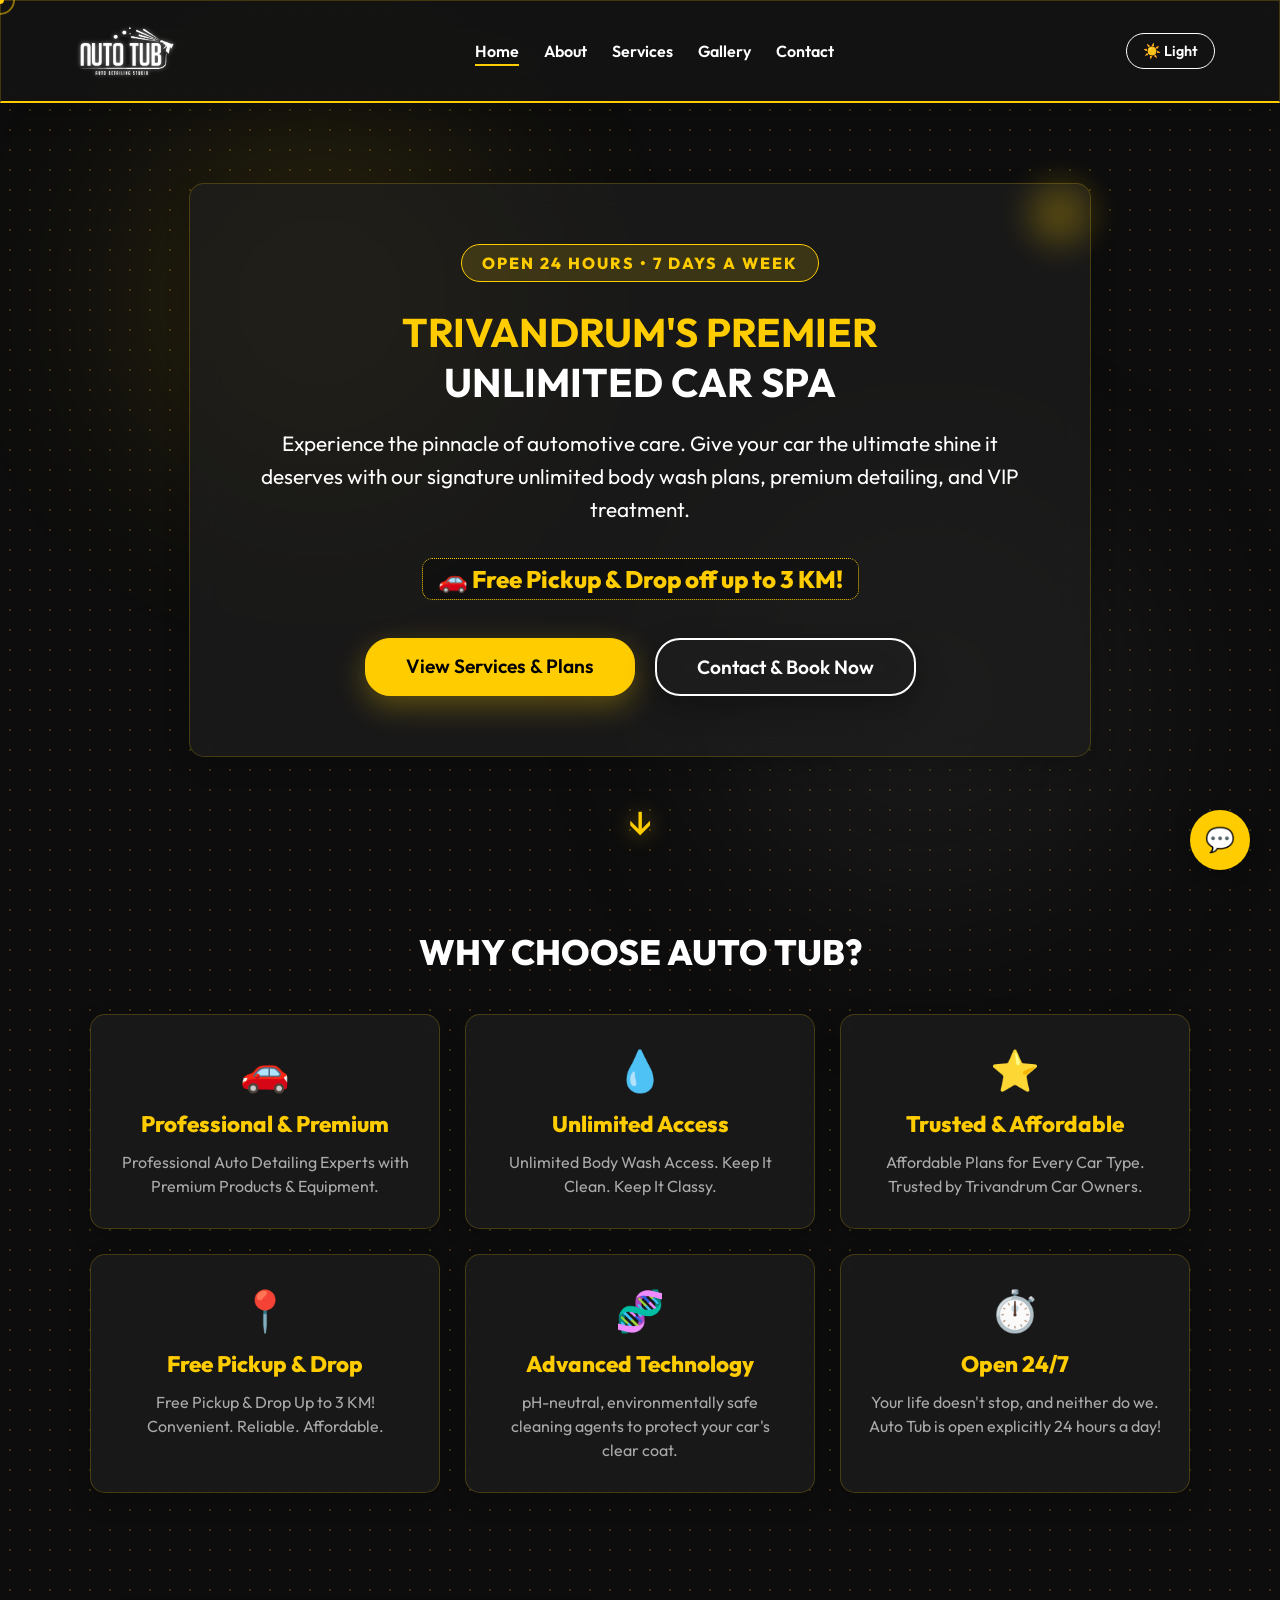
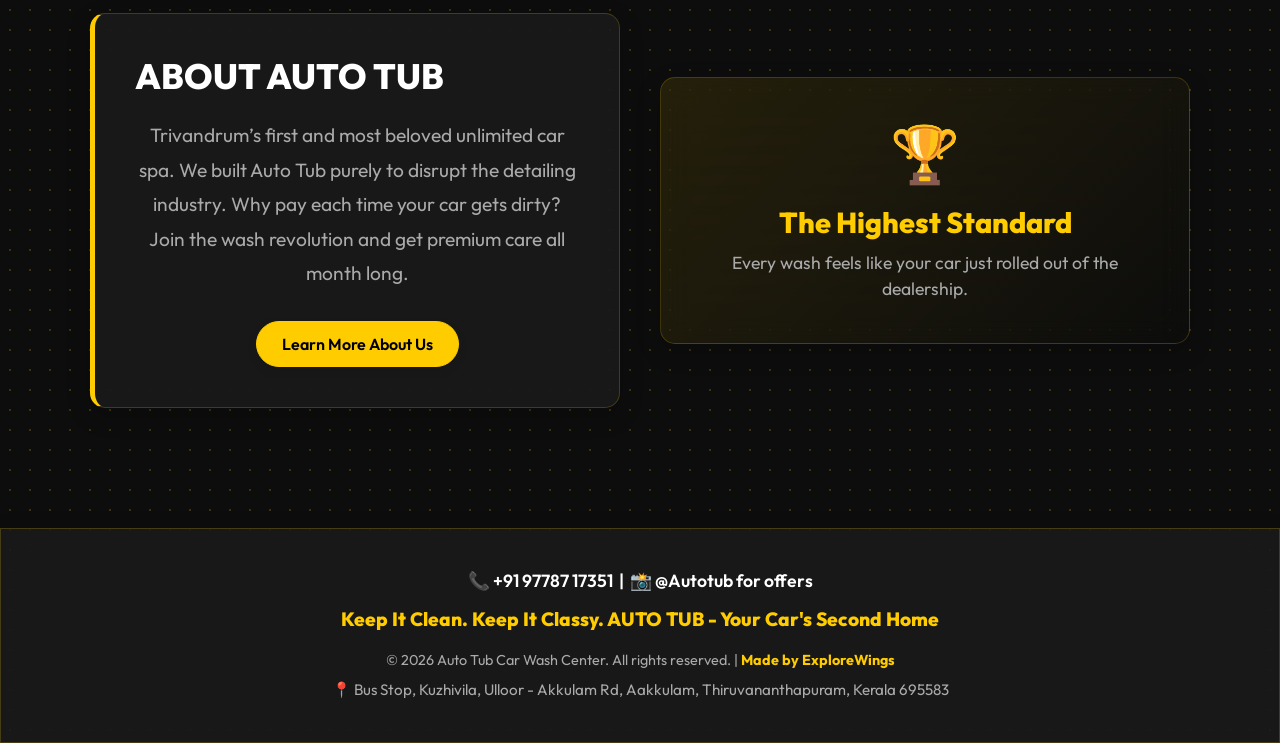
<file: index.html>
<!DOCTYPE html>
<html lang="en">

<head>
    <meta charset="UTF-8">
    <meta name="viewport" content="width=device-width, initial-scale=1.0">
    <title>Auto Tub | Home</title>
    <script>
        // Prevent theme flash completely by setting on exact parse
        const savedTheme = localStorage.getItem('theme') || 'dark';
        document.documentElement.setAttribute('data-theme', savedTheme);
    </script>
    <link rel="stylesheet" href="styles.css">
    <link href="https://fonts.googleapis.com/css2?family=Outfit:wght@400;600;800;900&display=swap" rel="stylesheet">
</head>

<body>
    <!-- Custom Cursor -->
    <div id="custom-cursor" class="custom-cursor"></div>
    <div id="custom-cursor-follower" class="custom-cursor-follower"></div>

    <!-- Page Loader -->
    <div class="page-loader" id="page-loader">
        <div class="wash-animation">
            <div class="loader-logo"><img src="logo.png" alt="Auto Tub" class="logo-img"></div>
            <div class="bubbles">
                <span class="bubble"></span>
                <span class="bubble"></span>
                <span class="bubble"></span>
                <span class="bubble"></span>
            </div>
        </div>
        <h2>Washing...</h2>
    </div>

    <!-- Background Blobs for Glass Theme -->
    <div class="blob blob-1"></div>
    <div class="blob blob-2"></div>

    <nav class="navbar glass">
        <div class="logo"><img src="logo.png" alt="Auto Tub" class="logo-img"></div>
        <div class="hamburger hover-trigger" id="hamburger">
            <span></span>
            <span></span>
            <span></span>
        </div>
        <ul class="nav-links" id="nav-links">
            <li><a href="index.html" class="active">Home</a></li>
            <li><a href="about.html">About</a></li>
            <li><a href="services.html">Services</a></li>
            <li><a href="gallery.html">Gallery</a></li>
            <li><a href="contact.html">Contact</a></li>
        </ul>
        <button id="theme-toggle" class="theme-btn glass-btn hover-trigger">☀️ Light</button>
    </nav>

    <main>
        <header class="hero"
            style="min-height: 90vh; display: flex; flex-direction: column; justify-content: center; align-items: center; padding-top: 60px;">
            <div class="hero-content glass card fade-in tilt"
                style="max-width: 950px; padding: 60px 50px; text-align: center; position: relative;">
                <div
                    style="position: absolute; top: -20px; right: -20px; width: 100px; height: 100px; background: radial-gradient(circle, var(--primary-color) 0%, transparent 70%); opacity: 0.3; filter: blur(10px);">
                </div>
                <div
                    style="display: inline-block; padding: 8px 20px; background: rgba(var(--primary-color-rgb), 0.15); border-radius: 30px; color: var(--primary-color); font-weight: 800; letter-spacing: 2px; margin-bottom: 25px; border: 1px solid var(--primary-color); text-transform: uppercase;">
                    Open 24 Hours • 7 Days a Week</div>

                <h1 class="page-title main-title" style="margin-bottom: 20px;">
                    TRIVANDRUM'S PREMIER<br><span style="color: var(--text-color);">UNLIMITED CAR SPA</span></h1>

                <p
                    style="font-size: 1.3rem; color: var(--text-color); margin-bottom: 40px; font-weight: 400; max-width: 800px; margin-left: auto; margin-right: auto; line-height: 1.6;">
                    Experience the pinnacle of automotive care. Give your car the ultimate shine it deserves with our
                    signature unlimited body wash plans, premium detailing, and VIP treatment.
                    <br><br>
                    <span
                        style="color: var(--primary-color); font-weight: 800; font-size: 1.5rem; background: rgba(0,0,0,0.3); padding: 5px 15px; border-radius: 10px; border: 1px dotted var(--primary-color);">🚗
                        Free Pickup & Drop off up to 3 KM!</span>
                </p>

                <div style="display: flex; gap: 20px; justify-content: center; flex-wrap: wrap;">
                    <a href="services.html" class="btn primary hover-trigger"
                        style="font-size: 1.2rem; padding: 15px 40px; box-shadow: 0 10px 30px rgba(var(--primary-color-rgb), 0.3);">View
                        Services & Plans</a>
                    <a href="contact.html" class="btn glass hover-trigger"
                        style="font-size: 1.2rem; padding: 15px 40px; border: 2px solid var(--text-color); color: var(--text-color); transition: background 0.3s; box-shadow: 0 10px 30px rgba(0,0,0,0.3);"
                        onmouseover="this.style.background='var(--text-color)'; this.style.color='var(--bg-color)'"
                        onmouseout="this.style.background='transparent'; this.style.color='var(--text-color)'">Contact &
                        Book Now</a>
                </div>
            </div>

            <a href="#why-us" class="hover-trigger"
                style="color: var(--primary-color); font-size: 2.5rem; animation: bounce 2s infinite; text-decoration: none; margin-top: 40px; filter: drop-shadow(0 0 10px rgba(var(--primary-color-rgb), 0.5)); transition: transform 0.3s;"
                onmouseover="this.style.transform='scale(1.2)'" onmouseout="this.style.transform='scale(1)'">↓</a>
        </header>

        <section id="why-us" class="features" style="padding-top: 40px;">
            <h2 class="section-title fade-in">WHY CHOOSE AUTO TUB?</h2>
            <div class="grid">
                <div class="card glass slide-left tilt hover-trigger">
                    <div class="icon-xl">🚗</div>
                    <h3>Professional & Premium</h3>
                    <p>Professional Auto Detailing Experts with Premium Products & Equipment.</p>
                </div>
                <div class="card glass slide-up tilt hover-trigger" style="transition-delay: 0.1s;">
                    <div class="icon-xl">💧</div>
                    <h3>Unlimited Access</h3>
                    <p>Unlimited Body Wash Access. Keep It Clean. Keep It Classy.</p>
                </div>
                <div class="card glass slide-up tilt hover-trigger" style="transition-delay: 0.2s;">
                    <div class="icon-xl">⭐</div>
                    <h3>Trusted & Affordable</h3>
                    <p>Affordable Plans for Every Car Type. Trusted by Trivandrum Car Owners.</p>
                </div>
                <div class="card glass slide-right tilt hover-trigger" style="transition-delay: 0.3s;">
                    <div class="icon-xl">📍</div>
                    <h3>Free Pickup & Drop</h3>
                    <p>Free Pickup & Drop Up to 3 KM! Convenient. Reliable. Affordable.</p>
                </div>
                <!-- Additional Cards added per request -->
                <div class="card glass slide-up tilt hover-trigger" style="transition-delay: 0.4s;">
                    <div class="icon-xl">🧬</div>
                    <h3>Advanced Technology</h3>
                    <p>pH-neutral, environmentally safe cleaning agents to protect your car's clear coat.</p>
                </div>
                <div class="card glass slide-up tilt hover-trigger" style="transition-delay: 0.5s;">
                    <div class="icon-xl">⏱️</div>
                    <h3>Open 24/7</h3>
                    <p>Your life doesn't stop, and neither do we. Auto Tub is open explicitly 24 hours a day!</p>
                </div>
            </div>
        </section>

        <section class="about-snippet" style="padding-bottom: 60px; margin-top: 60px;">
            <div class="grid" style="align-items: center; gap: 40px;">
                <div class="glass card zoom-in hover-trigger"
                    style="padding: 40px; border-left: 5px solid var(--primary-color);">
                    <h2 class="section-title" style="margin-bottom: 20px; text-align: left;">ABOUT AUTO TUB</h2>
                    <p style="font-size: 1.2rem; line-height: 1.8; color: var(--text-muted); margin-bottom: 30px;">
                        Trivandrum’s first and most beloved unlimited car spa. We built Auto Tub purely to disrupt the
                        detailing industry. Why pay each time your car gets dirty? Join the wash revolution and get
                        premium care all month long.
                    </p>
                    <a href="about.html" class="btn primary hover-trigger">Learn More About Us</a>
                </div>

                <div class="glass card slide-right tilt hover-trigger"
                    style="padding: 40px; text-align: center; background: linear-gradient(135deg, rgba(var(--primary-color-rgb), 0.1), transparent);">
                    <div class="icon-xl" style="font-size: 3.5rem; color: var(--primary-color);">🏆</div>
                    <h3 style="font-size: 1.8rem; margin-bottom: 10px;">The Highest Standard</h3>
                    <p style="color: var(--text-muted); font-size: 1.1rem;">Every wash feels like your car just rolled
                        out of the dealership.</p>
                </div>
            </div>
        </section>




    </main>

    <footer class="glass" style="padding: 40px 20px;">
        <div style="max-width: 800px; margin: 0 auto; text-align: center;">
            <p style="font-size: 1.1rem; font-weight: 600; color: var(--text-color); margin-bottom: 15px;">
                📞 +91 97787 17351 &nbsp;|&nbsp; 📸 @Autotub for offers
            </p>
            <p style="font-size: 1.2rem; font-weight: 800; color: var(--primary-color); margin-bottom: 20px;">
                Keep It Clean. Keep It Classy. AUTO TUB - Your Car's Second Home
            </p>
            <p>&copy; 2026 Auto Tub Car Wash Center. All rights reserved. | <span
                    style="color: var(--primary-color); font-weight: bold;">Made by ExploreWings</span></p>
            <p style="font-size: 0.95rem; color: var(--text-muted); margin-top: 10px; line-height: 1.5;">📍 Bus Stop,
                Kuzhivila, Ulloor - Akkulam Rd, Aakkulam, Thiruvananthapuram, Kerala 695583</p>
        </div>
    </footer>

    <!-- AI Chatbot -->
    <div class="chatbot-container">
        <button id="chatbot-toggle" class="chatbot-toggle hover-trigger">💬</button>
        <div id="chatbot-window" class="chatbot-window hidden">
            <div class="chat-header">
                <h4>Auto Tub Assistant</h4>
                <button id="close-chat" class="close-chat">&times;</button>
            </div>
            <div id="chat-body" class="chat-body">
                <div class="message ai-msg">Hi! Need help with your detailing?</div>
            </div>
            <div class="chat-footer">
                <input type="text" id="chat-input" placeholder="Type a message...">
                <button id="chat-send">Send</button>
            </div>
        </div>
    </div>

    <script src="script.js"></script>
</body>

</html>
</file>
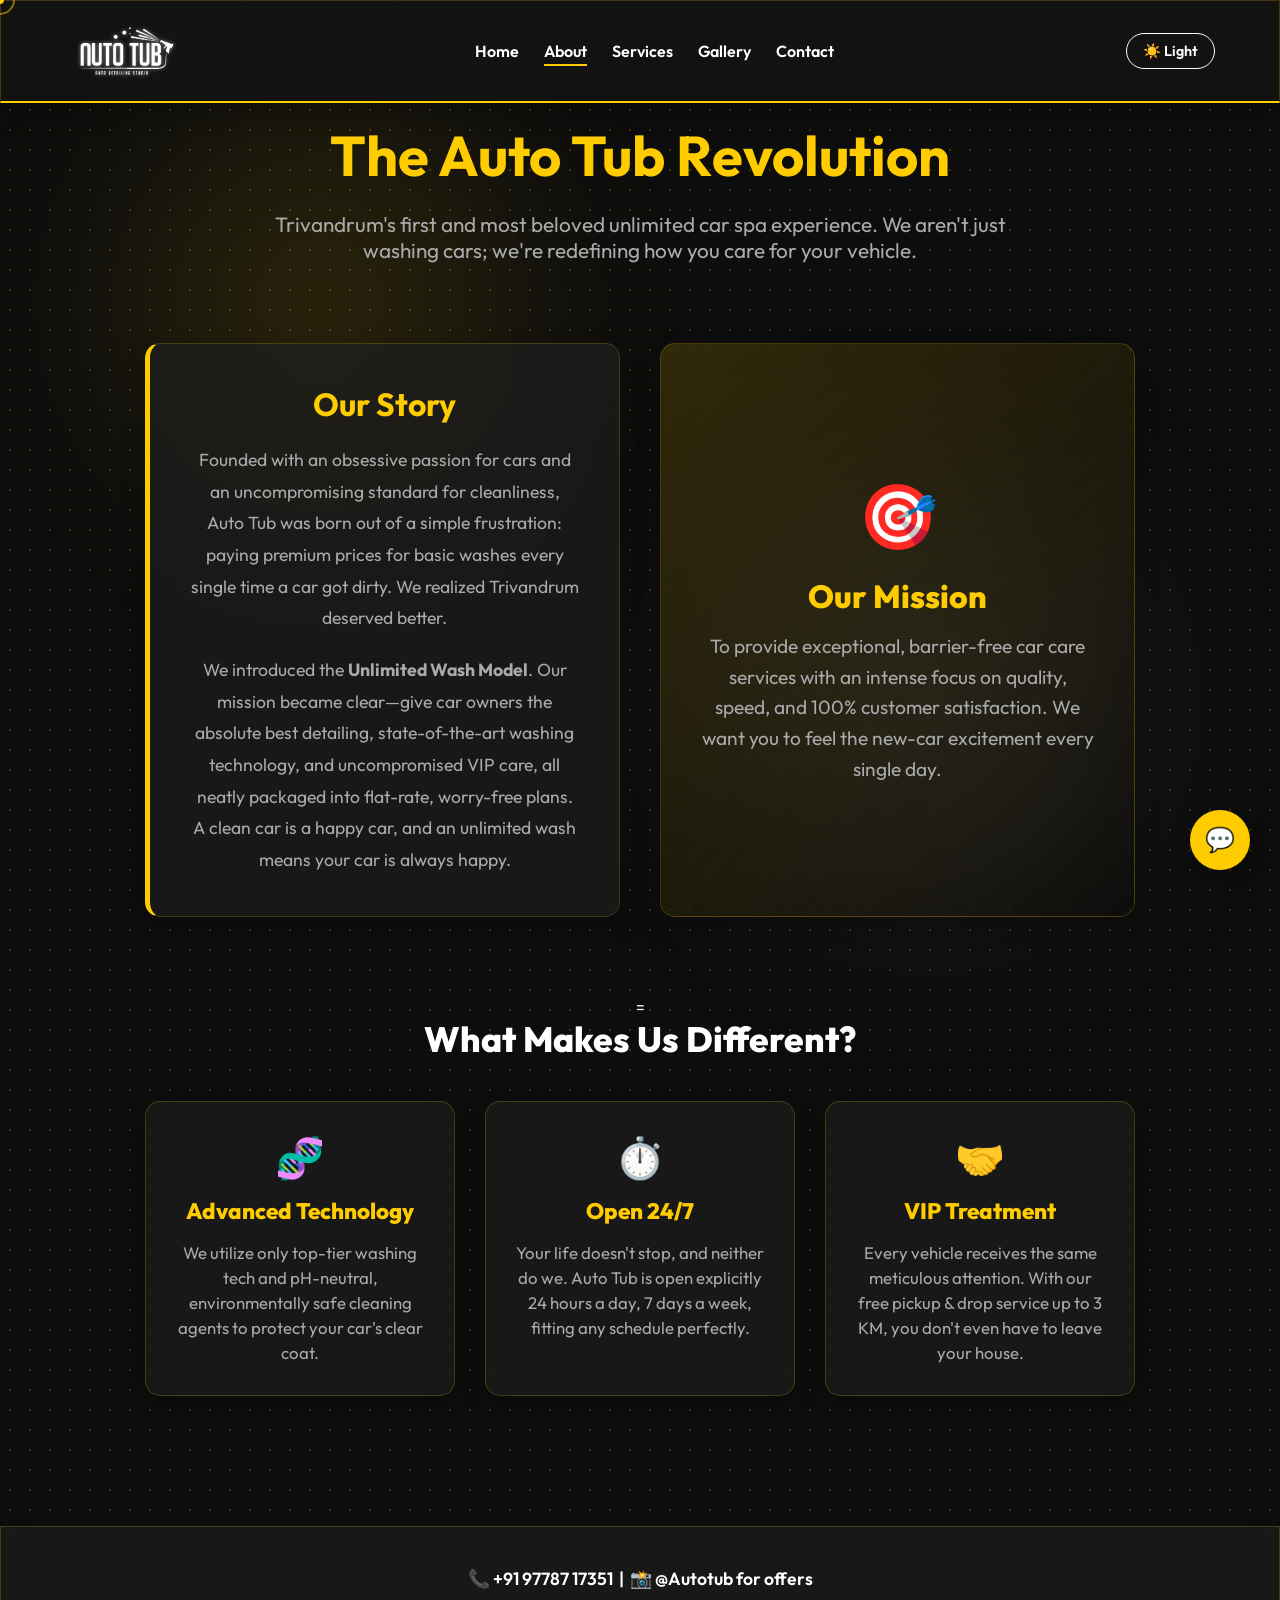
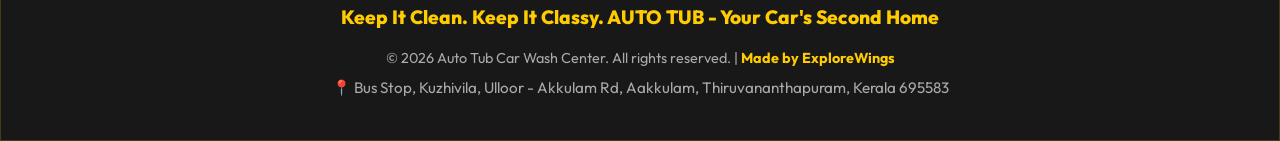
<file: about.html>
<!DOCTYPE html>
<html lang="en">

<head>
    <meta charset="UTF-8">
    <meta name="viewport" content="width=device-width, initial-scale=1.0">
    <title>Auto Tub | About Us</title>
    <script>
        // Prevent theme flash completely by setting on exact parse
        const savedTheme = localStorage.getItem('theme') || 'dark';
        document.documentElement.setAttribute('data-theme', savedTheme);
    </script>
    <link rel="stylesheet" href="styles.css">
    <link href="https://fonts.googleapis.com/css2?family=Outfit:wght@400;600;800;900&display=swap" rel="stylesheet">
</head>

<body>
    <div id="custom-cursor" class="custom-cursor"></div>
    <div id="custom-cursor-follower" class="custom-cursor-follower"></div>

    <div class="page-loader" id="page-loader">
        <div class="wash-animation">
            <div class="loader-logo"><img src="logo.png" alt="Auto Tub" class="logo-img"></div>
            <div class="bubbles">
                <span class="bubble"></span><span class="bubble"></span>
                <span class="bubble"></span><span class="bubble"></span>
            </div>
        </div>
        <h2>Washing...</h2>
    </div>

    <div class="blob blob-1"></div>
    <div class="blob blob-2"></div>

    <nav class="navbar glass">
        <div class="logo"><img src="logo.png" alt="Auto Tub" class="logo-img"></div>
        <div class="hamburger hover-trigger" id="hamburger">
            <span></span>
            <span></span>
            <span></span>
        </div>
        <ul class="nav-links" id="nav-links">
            <li><a href="index.html">Home</a></li>
            <li><a href="about.html" class="active">About</a></li>
            <li><a href="services.html">Services</a></li>
            <li><a href="gallery.html">Gallery</a></li>
            <li><a href="contact.html">Contact</a></li>
        </ul>
        <button id="theme-toggle" class="theme-btn glass-btn hover-trigger">☀️ Light</button>
    </nav>

    <main class="page-content" style="padding-top: 120px;">
        <section class="about-section slide-up" style="margin-bottom: 80px; text-align: center;">
            <h1 class="page-title main-title" style="font-size: 3.5rem; margin-bottom: 20px;">The Auto Tub Revolution
            </h1>
            <p style="font-size: 1.3rem; color: var(--text-muted); max-width: 800px; margin: 0 auto;">Trivandrum's first
                and most beloved unlimited car spa experience. We aren't just washing cars; we're redefining how you
                care for your vehicle.</p>
        </section>

        <section class="grid" style="gap: 40px; margin-bottom: 80px;">
            <div class="text-content glass card slide-left tilt hover-trigger"
                style="padding: 40px; border-left: 5px solid var(--primary-color);">
                <h2 style="font-size: 2rem; margin-bottom: 20px; color: var(--primary-color);">Our Story</h2>
                <p style="font-size: 1.1rem; line-height: 1.8; color: var(--text-muted); margin-bottom: 20px;">
                    Founded with an obsessive passion for cars and an uncompromising standard for cleanliness, Auto Tub
                    was born out of a simple frustration: paying premium prices for basic washes every single time a car
                    got dirty. We realized Trivandrum deserved better.
                </p>
                <p style="font-size: 1.1rem; line-height: 1.8; color: var(--text-muted);">
                    We introduced the <strong>Unlimited Wash Model</strong>. Our mission became clear—give car owners
                    the absolute best detailing, state-of-the-art washing technology, and uncompromised VIP care, all
                    neatly packaged into flat-rate, worry-free plans. A clean car is a happy car, and an unlimited wash
                    means your car is always happy.
                </p>
            </div>

            <div class="card glass highlight-card slide-right tilt hover-trigger"
                style="padding: 40px; text-align: center; display: flex; flex-direction: column; justify-content: center; background: linear-gradient(135deg, rgba(var(--primary-color-rgb), 0.15), transparent);">
                <div class="icon-xl" style="font-size: 4rem; color: var(--primary-color); margin-bottom: 20px;">🎯</div>
                <h3 style="font-size: 2rem; margin-bottom: 15px;">Our Mission</h3>
                <p style="font-size: 1.2rem; color: var(--text-muted); line-height: 1.6;">
                    To provide exceptional, barrier-free car care services with an intense focus on quality, speed, and
                    100% customer satisfaction. We want you to feel the new-car excitement every single day.
                </p>
            </div>
        </section>=

        <section style="margin-bottom: 80px;">
            <h2 class="section-title zoom-in" style="margin-bottom: 40px;">What Makes Us Different?</h2>
            <div class="grid" style="grid-template-columns: repeat(3, 1fr); gap: 30px;">
                <div class="card glass slide-up tilt hover-trigger" style="transition-delay: 0.1s; padding: 30px;">
                    <div class="icon-xl" style="font-size: 2.5rem; margin-bottom: 15px; color: var(--primary-color);">🧬
                    </div>
                    <h3 style="margin-bottom: 15px;">Advanced Technology</h3>
                    <p style="color: var(--text-muted); font-size: 1.05rem; line-height: 1.5;">We utilize only top-tier
                        washing tech and pH-neutral, environmentally safe cleaning agents to protect your car's clear
                        coat.</p>
                </div>

                <div class="card glass slide-up tilt hover-trigger" style="transition-delay: 0.3s; padding: 30px;">
                    <div class="icon-xl" style="font-size: 2.5rem; margin-bottom: 15px; color: var(--primary-color);">⏱️
                    </div>
                    <h3 style="margin-bottom: 15px;">Open 24/7</h3>
                    <p style="color: var(--text-muted); font-size: 1.05rem; line-height: 1.5;">Your life doesn't stop,
                        and neither do we. Auto Tub is open explicitly 24 hours a day, 7 days a week, fitting any
                        schedule perfectly.</p>
                </div>

                <div class="card glass slide-up tilt hover-trigger" style="transition-delay: 0.5s; padding: 30px;">
                    <div class="icon-xl" style="font-size: 2.5rem; margin-bottom: 15px; color: var(--primary-color);">🤝
                    </div>
                    <h3 style="margin-bottom: 15px;">VIP Treatment</h3>
                    <p style="color: var(--text-muted); font-size: 1.05rem; line-height: 1.5;">Every vehicle receives
                        the same meticulous attention. With our free pickup & drop service up to 3 KM, you don't even
                        have to leave your house.</p>
                </div>
            </div>
        </section>
    </main>

    <footer class="glass" style="padding: 40px 20px;">
        <div style="max-width: 800px; margin: 0 auto; text-align: center;">
            <p style="font-size: 1.1rem; font-weight: 600; color: var(--text-color); margin-bottom: 15px;">
                📞 +91 97787 17351 &nbsp;|&nbsp; 📸 @Autotub for offers
            </p>
            <p style="font-size: 1.2rem; font-weight: 800; color: var(--primary-color); margin-bottom: 20px;">
                Keep It Clean. Keep It Classy. AUTO TUB - Your Car's Second Home
            </p>
            <p>&copy; 2026 Auto Tub Car Wash Center. All rights reserved. | <span
                    style="color: var(--primary-color); font-weight: bold;">Made by ExploreWings</span></p>
            <p style="font-size: 0.95rem; color: var(--text-muted); margin-top: 10px; line-height: 1.5;">📍 Bus Stop,
                Kuzhivila, Ulloor - Akkulam Rd, Aakkulam, Thiruvananthapuram, Kerala 695583</p>
        </div>
    </footer>

    <!-- AI Chatbot -->
    <div class="chatbot-container">
        <button id="chatbot-toggle" class="chatbot-toggle hover-trigger">💬</button>
        <div id="chatbot-window" class="chatbot-window hidden">
            <div class="chat-header">
                <h4>Auto Tub Assistant</h4>
                <button id="close-chat" class="close-chat">&times;</button>
            </div>
            <div id="chat-body" class="chat-body">
                <div class="message ai-msg">Hi! Need help with your detailing?</div>
            </div>
            <div class="chat-footer">
                <input type="text" id="chat-input" placeholder="Type a message...">
                <button id="chat-send">Send</button>
            </div>
        </div>
    </div>

    <script src="script.js"></script>
</body>

</html>
</file>
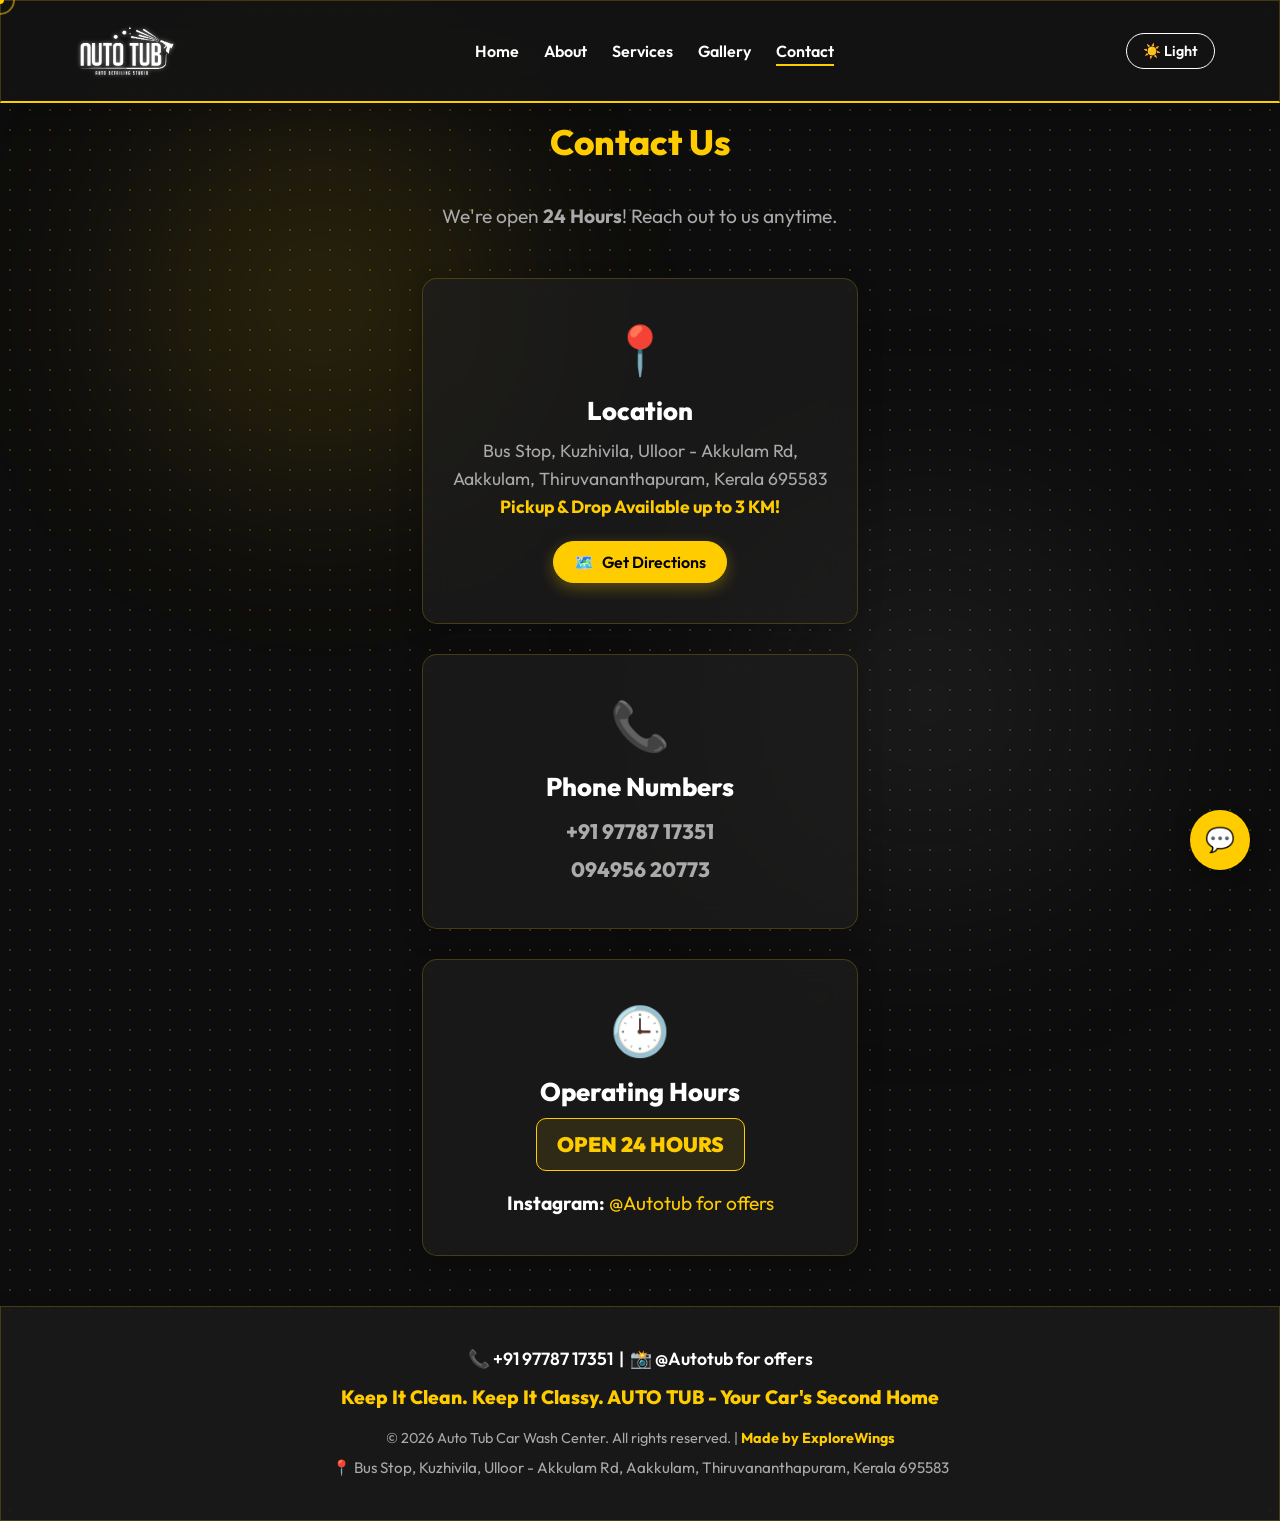
<file: contact.html>
<!DOCTYPE html>
<html lang="en">

<head>
    <meta charset="UTF-8">
    <meta name="viewport" content="width=device-width, initial-scale=1.0">
    <title>Auto Tub | Contact</title>
    <script>
        // Prevent theme flash completely by setting on exact parse
        const savedTheme = localStorage.getItem('theme') || 'dark';
        document.documentElement.setAttribute('data-theme', savedTheme);
    </script>
    <link rel="stylesheet" href="styles.css">
    <link href="https://fonts.googleapis.com/css2?family=Outfit:wght@400;600;800;900&display=swap" rel="stylesheet">
</head>

<body>
    <div id="custom-cursor" class="custom-cursor"></div>
    <div id="custom-cursor-follower" class="custom-cursor-follower"></div>

    <div class="page-loader" id="page-loader">
        <div class="wash-animation">
            <div class="loader-logo"><img src="logo.png" alt="Auto Tub" class="logo-img"></div>
            <div class="bubbles">
                <span class="bubble"></span><span class="bubble"></span>
                <span class="bubble"></span><span class="bubble"></span>
            </div>
        </div>
        <h2>Washing...</h2>
    </div>

    <div class="blob blob-1"></div>
    <div class="blob blob-2"></div>

    <nav class="navbar glass">
        <div class="logo"><img src="logo.png" alt="Auto Tub" class="logo-img"></div>
        <div class="hamburger hover-trigger" id="hamburger">
            <span></span>
            <span></span>
            <span></span>
        </div>
        <ul class="nav-links" id="nav-links">
            <li><a href="index.html">Home</a></li>
            <li><a href="about.html">About</a></li>
            <li><a href="services.html">Services</a></li>
            <li><a href="gallery.html">Gallery</a></li>
            <li><a href="contact.html" class="active">Contact</a></li>
        </ul>
        <button id="theme-toggle" class="theme-btn glass-btn hover-trigger">☀️ Light</button>
    </nav>

    <main class="page-content" style="padding-top: 120px;">
        <h1 class="page-title section-title fade-in">Contact Us</h1>
        <p class="fade-in"
            style="text-align: center; margin-bottom: 50px; color: var(--text-muted); font-size: 1.2rem;">We're open
            <strong>24 Hours</strong>! Reach out to us anytime.
        </p>

        <div class="contact-container"
            style="display: flex; flex-direction: column; gap: 30px; max-width: 600px; margin: 0 auto;">

            <div class="card glass slide-up tilt hover-trigger"
                style="text-align: center; padding: 40px 30px; transition-delay: 0.1s;">
                <div class="icon-xl" style="font-size: 3rem; margin-bottom: 15px;">📍</div>
                <h3 style="font-size: 1.6rem; color: var(--text-color); margin-bottom: 10px;">Location</h3>
                <p style="color: var(--text-muted); font-size: 1.1rem; margin-bottom: 20px; line-height: 1.6;">
                    Bus Stop, Kuzhivila, Ulloor - Akkulam Rd,<br>Aakkulam, Thiruvananthapuram, Kerala 695583<br>
                    <strong style="color: var(--primary-color);">Pickup & Drop Available up to 3 KM!</strong>
                </p>
                <a href="https://share.google/I43hIt9YkVxPDysiN" target="_blank" class="btn primary hover-trigger"
                    style="font-size: 1rem; box-shadow: 0 5px 15px rgba(var(--primary-color-rgb), 0.3); padding: 10px 20px;"><span
                        style="margin-right: 8px;">🗺️</span>Get Directions</a>
            </div>

            <div class="card glass slide-up tilt hover-trigger"
                style="text-align: center; padding: 40px 30px; transition-delay: 0.2s;">
                <div class="icon-xl" style="font-size: 3rem; margin-bottom: 15px;">📞</div>
                <h3 style="font-size: 1.6rem; color: var(--text-color); margin-bottom: 10px;">Phone Numbers</h3>
                <p style="color: var(--text-muted); font-size: 1.3rem; font-weight: 800; line-height: 1.8;">
                    <a href="tel:+919778717351" style="color: inherit; text-decoration: none; transition: color 0.3s;"
                        onmouseover="this.style.color='var(--primary-color)'"
                        onmouseout="this.style.color='inherit'">+91 97787 17351</a><br>
                    <a href="tel:09495620773" style="color: inherit; text-decoration: none; transition: color 0.3s;"
                        onmouseover="this.style.color='var(--primary-color)'"
                        onmouseout="this.style.color='inherit'">094956 20773</a>
                </p>
            </div>

            <div class="card glass slide-up tilt hover-trigger"
                style="text-align: center; padding: 40px 30px; transition-delay: 0.3s;">
                <div class="icon-xl" style="font-size: 3rem; margin-bottom: 15px;">🕒</div>
                <h3 style="font-size: 1.6rem; color: var(--text-color); margin-bottom: 10px;">Operating Hours</h3>
                <p
                    style="color: var(--primary-color); font-size: 1.3rem; font-weight: 900; background: rgba(var(--primary-color-rgb), 0.1); display: inline-block; padding: 10px 20px; border-radius: 10px; border: 1px solid var(--primary-color); margin-bottom: 20px;">
                    OPEN 24 HOURS
                </p>
                <div style="font-size: 1.2rem;">
                    <strong style="color: var(--text-color);">Instagram:</strong> <a
                        href="https://instagram.com/autotub" target="_blank"
                        style="color: var(--primary-color); text-decoration: none;">@Autotub for offers</a>
                </div>
            </div>

        </div>
    </main>

    <footer class="glass" style="padding: 40px 20px; margin-top: auto;">
        <div style="max-width: 800px; margin: 0 auto; text-align: center;">
            <p style="font-size: 1.1rem; font-weight: 600; color: var(--text-color); margin-bottom: 15px;">
                📞 +91 97787 17351 &nbsp;|&nbsp; 📸 @Autotub for offers
            </p>
            <p style="font-size: 1.2rem; font-weight: 800; color: var(--primary-color); margin-bottom: 20px;">
                Keep It Clean. Keep It Classy. AUTO TUB - Your Car's Second Home
            </p>
            <p>&copy; 2026 Auto Tub Car Wash Center. All rights reserved. | <span
                    style="color: var(--primary-color); font-weight: bold;">Made by ExploreWings</span></p>
            <p style="font-size: 0.95rem; color: var(--text-muted); margin-top: 10px; line-height: 1.5;">📍 Bus Stop,
                Kuzhivila, Ulloor - Akkulam Rd, Aakkulam, Thiruvananthapuram, Kerala 695583</p>
        </div>
    </footer>

    <!-- AI Chatbot -->
    <div class="chatbot-container">
        <button id="chatbot-toggle" class="chatbot-toggle hover-trigger">💬</button>
        <div id="chatbot-window" class="chatbot-window hidden">
            <div class="chat-header">
                <h4>Auto Tub Assistant</h4>
                <button id="close-chat" class="close-chat">&times;</button>
            </div>
            <div id="chat-body" class="chat-body">
                <div class="message ai-msg">Hi! Need help with your detailing?</div>
            </div>
            <div class="chat-footer">
                <input type="text" id="chat-input" placeholder="Type a message...">
                <button id="chat-send">Send</button>
            </div>
        </div>
    </div>

    <script src="script.js"></script>
</body>

</html>
</file>
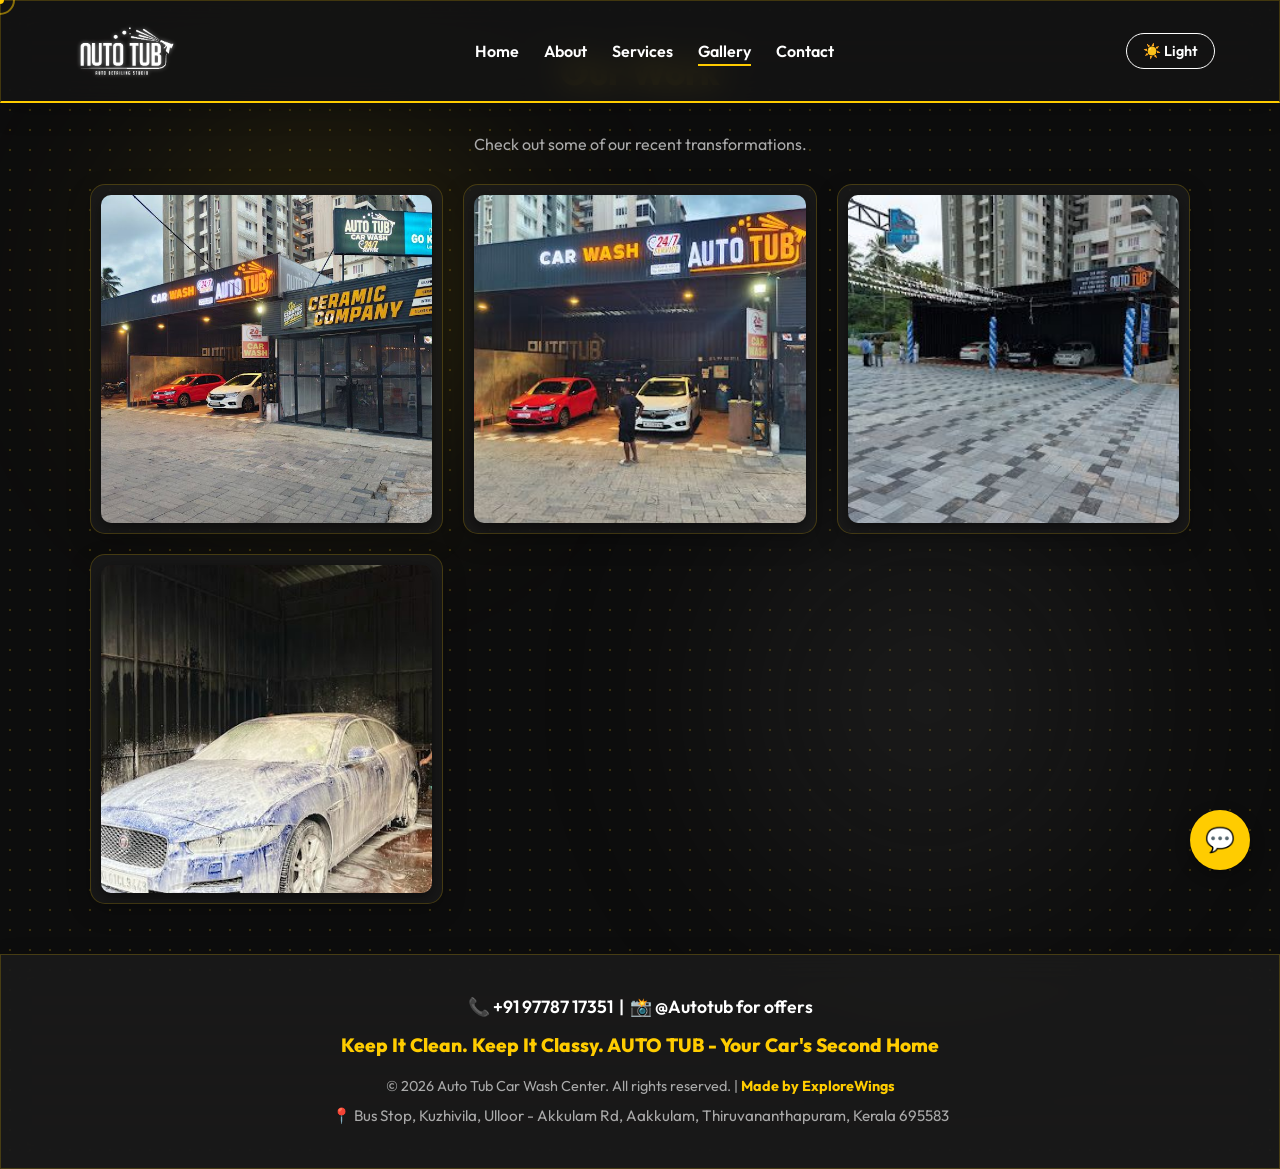
<file: gallery.html>
<!DOCTYPE html>
<html lang="en">

<head>
    <meta charset="UTF-8">
    <meta name="viewport" content="width=device-width, initial-scale=1.0">
    <title>Auto Tub | Gallery</title>
    <script>
        // Prevent theme flash completely by setting on exact parse
        const savedTheme = localStorage.getItem('theme') || 'dark';
        document.documentElement.setAttribute('data-theme', savedTheme);
    </script>
    <link rel="stylesheet" href="styles.css">
    <link href="https://fonts.googleapis.com/css2?family=Outfit:wght@400;600;800;900&display=swap" rel="stylesheet">
</head>

<body>
    <div id="custom-cursor" class="custom-cursor"></div>
    <div id="custom-cursor-follower" class="custom-cursor-follower"></div>

    <div class="page-loader" id="page-loader">
        <div class="wash-animation">
            <div class="loader-logo"><img src="logo.png" alt="Auto Tub" class="logo-img"></div>
            <div class="bubbles">
                <span class="bubble"></span><span class="bubble"></span>
                <span class="bubble"></span><span class="bubble"></span>
            </div>
        </div>
        <h2>Washing...</h2>
    </div>

    <div class="blob blob-1"></div>
    <div class="blob blob-2"></div>

    <nav class="navbar glass">
        <div class="logo"><img src="logo.png" alt="Auto Tub" class="logo-img"></div>
        <div class="hamburger hover-trigger" id="hamburger">
            <span></span>
            <span></span>
            <span></span>
        </div>
        <ul class="nav-links" id="nav-links">
            <li><a href="index.html">Home</a></li>
            <li><a href="about.html">About</a></li>
            <li><a href="services.html">Services</a></li>
            <li><a href="gallery.html" class="active">Gallery</a></li>
            <li><a href="contact.html">Contact</a></li>
        </ul>
        <button id="theme-toggle" class="theme-btn glass-btn hover-trigger">☀️ Light</button>
    </nav>

    <main class="page-content">
        <h1 class="page-title section-title fade-in">Our Work</h1>
        <p class="fade-in" style="text-align: center; margin-bottom: 30px; color: var(--text-muted)">Check out some of
            our recent transformations.</p>
        <div class="gallery-grid fade-in grid">
            <div class="gallery-item card glass tilt hover-trigger">
                <img src="auto_tub_1.jpeg" alt="Auto Tub Exterior" class="gallery-img">
            </div>
            <div class="gallery-item card glass tilt hover-trigger">
                <img src="auto_tub_2.jpeg" alt="Foam Wash" class="gallery-img">
            </div>
            <div class="gallery-item card glass tilt hover-trigger">
                <img src="auto_tub_3.jpeg" alt="Wide Facility View" class="gallery-img">
            </div>
            <div class="gallery-item card glass tilt hover-trigger">
                <img src="auto_tub_4.jpeg" alt="Evening Overview" class="gallery-img">
            </div>
        </div>
    </main>

    <footer class="glass" style="padding: 40px 20px;">
        <div style="max-width: 800px; margin: 0 auto; text-align: center;">
            <p style="font-size: 1.1rem; font-weight: 600; color: var(--text-color); margin-bottom: 15px;">
                📞 +91 97787 17351 &nbsp;|&nbsp; 📸 @Autotub for offers
            </p>
            <p style="font-size: 1.2rem; font-weight: 800; color: var(--primary-color); margin-bottom: 20px;">
                Keep It Clean. Keep It Classy. AUTO TUB - Your Car's Second Home
            </p>
            <p>&copy; 2026 Auto Tub Car Wash Center. All rights reserved. | <span
                    style="color: var(--primary-color); font-weight: bold;">Made by ExploreWings</span></p>
            <p style="font-size: 0.95rem; color: var(--text-muted); margin-top: 10px; line-height: 1.5;">📍 Bus Stop,
                Kuzhivila, Ulloor - Akkulam Rd, Aakkulam, Thiruvananthapuram, Kerala 695583</p>
        </div>
    </footer>

    <!-- AI Chatbot -->
    <div class="chatbot-container">
        <button id="chatbot-toggle" class="chatbot-toggle hover-trigger">💬</button>
        <div id="chatbot-window" class="chatbot-window hidden">
            <div class="chat-header">
                <h4>Auto Tub Assistant</h4>
                <button id="close-chat" class="close-chat">&times;</button>
            </div>
            <div id="chat-body" class="chat-body">
                <div class="message ai-msg">Hi! Need help with your detailing?</div>
            </div>
            <div class="chat-footer">
                <input type="text" id="chat-input" placeholder="Type a message...">
                <button id="chat-send">Send</button>
            </div>
        </div>
    </div>

    <script src="script.js"></script>
</body>

</html>
</file>
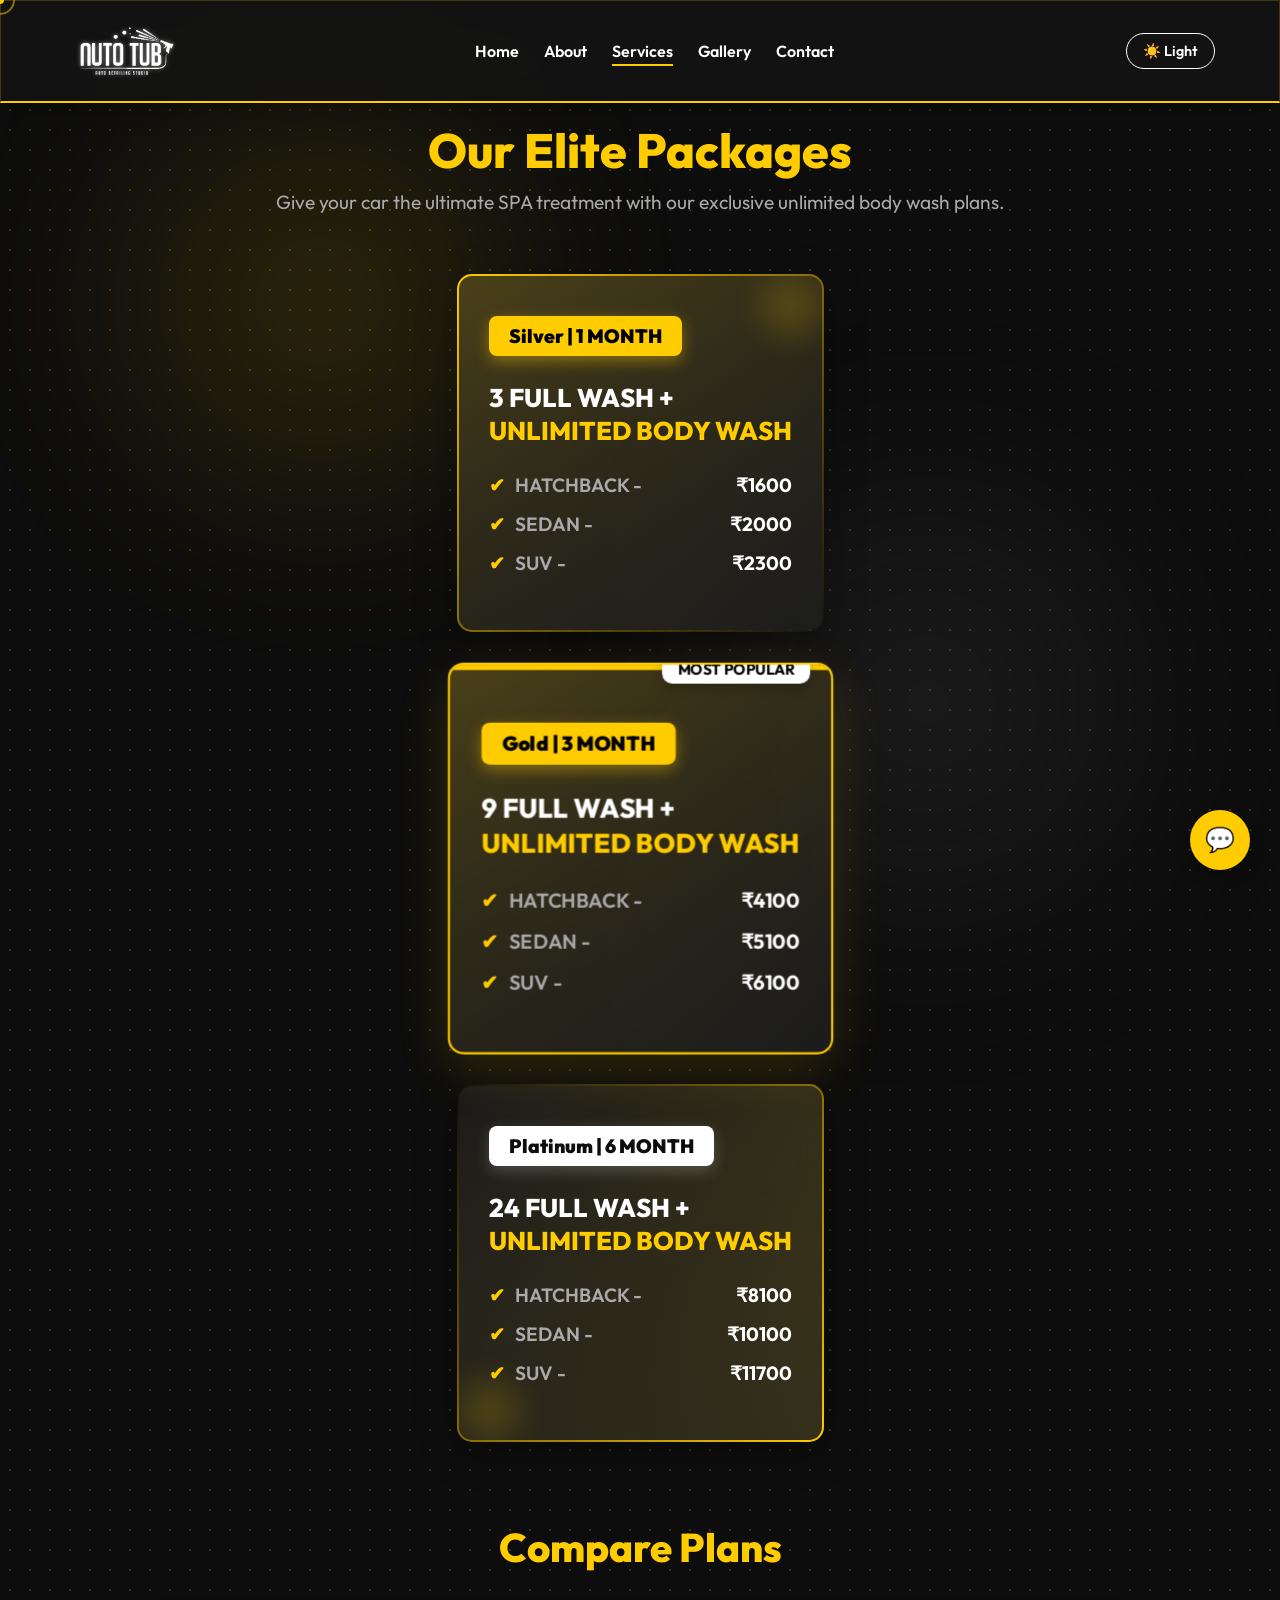
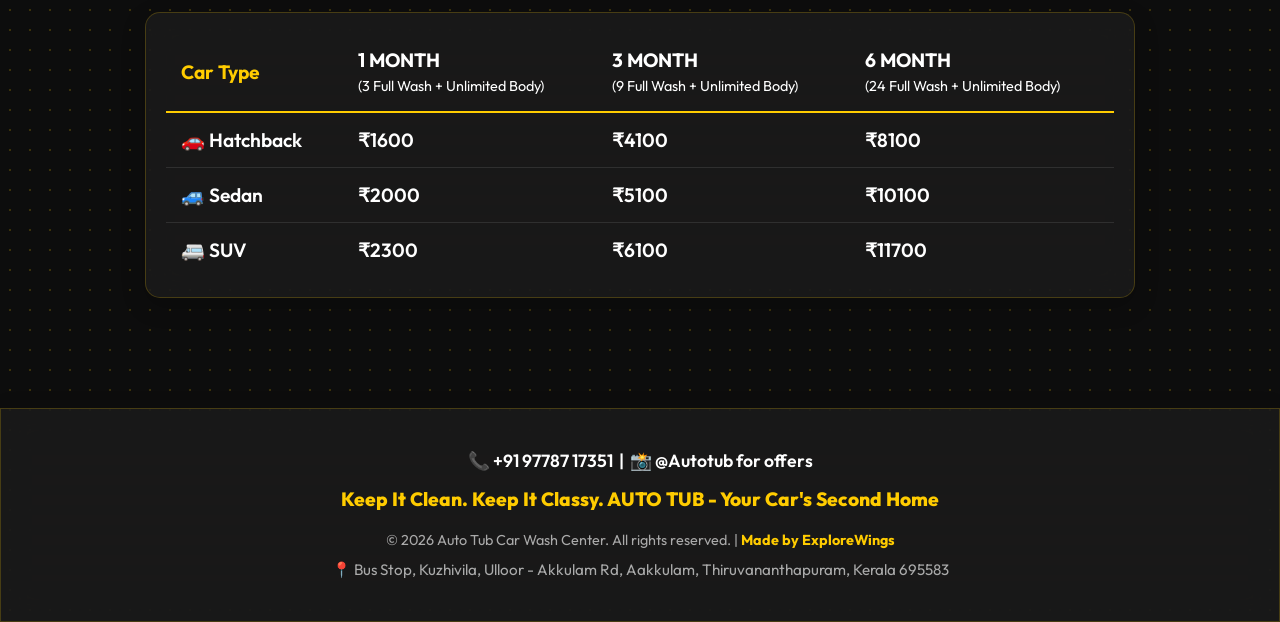
<file: services.html>
<!DOCTYPE html>
<html lang="en">

<head>
    <meta charset="UTF-8">
    <meta name="viewport" content="width=device-width, initial-scale=1.0">
    <title>Auto Tub | Services</title>
    <script>
        // Prevent theme flash completely by setting on exact parse
        const savedTheme = localStorage.getItem('theme') || 'dark';
        document.documentElement.setAttribute('data-theme', savedTheme);
    </script>
    <link rel="stylesheet" href="styles.css">
    <link href="https://fonts.googleapis.com/css2?family=Outfit:wght@400;600;800;900&display=swap" rel="stylesheet">
</head>

<body>
    <div id="custom-cursor" class="custom-cursor"></div>
    <div id="custom-cursor-follower" class="custom-cursor-follower"></div>

    <div class="page-loader" id="page-loader">
        <div class="wash-animation">
            <div class="loader-logo"><img src="logo.png" alt="Auto Tub" class="logo-img"></div>
            <div class="bubbles">
                <span class="bubble"></span><span class="bubble"></span>
                <span class="bubble"></span><span class="bubble"></span>
            </div>
        </div>
        <h2>Washing...</h2>
    </div>

    <div class="blob blob-1"></div>
    <div class="blob blob-2"></div>

    <nav class="navbar glass">
        <div class="logo"><img src="logo.png" alt="Auto Tub" class="logo-img"></div>
        <div class="hamburger hover-trigger" id="hamburger">
            <span></span>
            <span></span>
            <span></span>
        </div>
        <ul class="nav-links" id="nav-links">
            <li><a href="index.html">Home</a></li>
            <li><a href="about.html">About</a></li>
            <li><a href="services.html" class="active">Services</a></li>
            <li><a href="gallery.html">Gallery</a></li>
            <li><a href="contact.html">Contact</a></li>
        </ul>
        <button id="theme-toggle" class="theme-btn glass-btn hover-trigger">☀️ Light</button>
    </nav>

    <main class="page-content" style="padding-top: 120px;">
        <h1 class="page-title section-title fade-in" style="font-size: 3rem; margin-bottom: 10px;">Our Elite Packages
        </h1>
        <p class="fade-in"
            style="text-align: center; color: var(--text-muted); font-size: 1.2rem; margin-bottom: 60px;">Give your car
            the ultimate SPA treatment with our exclusive unlimited body wash plans.</p>

        <div class="grid services-grid" style="gap: 40px;">
            <!-- 1 Month Package -->
            <div class="card glass fade-in tilt hover-trigger package-card"
                style="border: 2px solid transparent; background: linear-gradient(rgba(var(--card-bg-rgb), 0.8), rgba(var(--card-bg-rgb), 0.9)), linear-gradient(135deg, var(--primary-color), transparent); background-origin: border-box; background-clip: padding-box, border-box; padding: 40px 30px; text-align: left; position: relative; overflow: hidden; box-shadow: 0 10px 40px rgba(0,0,0,0.3);">
                <div
                    style="position: absolute; top: -20px; right: -20px; width: 100px; height: 100px; background: radial-gradient(circle, var(--primary-color) 0%, transparent 70%); opacity: 0.2; filter: blur(10px);">
                </div>
                <div
                    style="background: var(--primary-color); color: #000; padding: 8px 20px; border-radius: 8px; display: inline-block; font-weight: 900; margin-bottom: 25px; font-size: 1.2rem; transform: translateZ(20px); box-shadow: 0 5px 15px rgba(var(--primary-color-rgb), 0.4);">
                    Silver | 1 MONTH</div>
                <h3
                    style="color: var(--text-color); font-size: 1.6rem; margin-bottom: 25px; font-weight: 800; line-height: 1.3;">
                    3 FULL WASH +<br><span style="color: var(--primary-color);">UNLIMITED BODY WASH</span></h3>
                <ul
                    style="list-style: none; padding: 0; font-size: 1.2rem; font-weight: 600; color: var(--text-muted);">
                    <li style="margin-bottom: 15px; display: flex; align-items: center; gap: 10px;"><span
                            style="color: var(--primary-color);">✔</span> HATCHBACK - <strong
                            style="color: var(--text-color); margin-left: auto;">₹1600</strong></li>
                    <li style="margin-bottom: 15px; display: flex; align-items: center; gap: 10px;"><span
                            style="color: var(--primary-color);">✔</span> SEDAN - <strong
                            style="color: var(--text-color); margin-left: auto;">₹2000</strong></li>
                    <li style="margin-bottom: 15px; display: flex; align-items: center; gap: 10px;"><span
                            style="color: var(--primary-color);">✔</span> SUV - <strong
                            style="color: var(--text-color); margin-left: auto;">₹2300</strong></li>
                </ul>
            </div>

            <!-- 3 Month Package -->
            <div class="card glass fade-in tilt hover-trigger package-card"
                style="border: 2px solid var(--primary-color); background: linear-gradient(rgba(var(--card-bg-rgb), 0.8), rgba(var(--card-bg-rgb), 0.9)), linear-gradient(135deg, var(--primary-color), transparent); background-origin: border-box; background-clip: padding-box, border-box; padding: 40px 30px; text-align: left; position: relative; overflow: hidden; transform: scale(1.05); box-shadow: 0 15px 50px rgba(var(--primary-color-rgb), 0.15); z-index: 2;">
                <div
                    style="position: absolute; top: 0; left: 0; width: 100%; height: 5px; background: var(--primary-color);">
                </div>
                <div
                    style="position: absolute; top: -10px; right: 20px; background: #fff; color: #000; padding: 5px 15px; font-size: 0.9rem; font-weight: bold; border-radius: 0 0 10px 10px; box-shadow: 0 5px 10px rgba(0,0,0,0.2);">
                    MOST POPULAR</div>
                <div
                    style="background: var(--primary-color); color: #000; padding: 8px 20px; border-radius: 8px; display: inline-block; font-weight: 900; margin-bottom: 25px; font-size: 1.2rem; transform: translateZ(20px); box-shadow: 0 5px 15px rgba(var(--primary-color-rgb), 0.4); margin-top: 15px;">
                    Gold | 3 MONTH</div>
                <h3
                    style="color: var(--text-color); font-size: 1.6rem; margin-bottom: 25px; font-weight: 800; line-height: 1.3;">
                    9 FULL WASH +<br><span style="color: var(--primary-color);">UNLIMITED BODY WASH</span></h3>
                <ul
                    style="list-style: none; padding: 0; font-size: 1.2rem; font-weight: 600; color: var(--text-muted);">
                    <li style="margin-bottom: 15px; display: flex; align-items: center; gap: 10px;"><span
                            style="color: var(--primary-color);">✔</span> HATCHBACK - <strong
                            style="color: var(--text-color); margin-left: auto;">₹4100</strong></li>
                    <li style="margin-bottom: 15px; display: flex; align-items: center; gap: 10px;"><span
                            style="color: var(--primary-color);">✔</span> SEDAN - <strong
                            style="color: var(--text-color); margin-left: auto;">₹5100</strong></li>
                    <li style="margin-bottom: 15px; display: flex; align-items: center; gap: 10px;"><span
                            style="color: var(--primary-color);">✔</span> SUV - <strong
                            style="color: var(--text-color); margin-left: auto;">₹6100</strong></li>
                </ul>
            </div>

            <!-- 6 Month Package -->
            <div class="card glass fade-in tilt hover-trigger package-card"
                style="border: 2px solid transparent; background: linear-gradient(rgba(var(--card-bg-rgb), 0.8), rgba(var(--card-bg-rgb), 0.9)), linear-gradient(135deg, transparent, var(--primary-color)); background-origin: border-box; background-clip: padding-box, border-box; padding: 40px 30px; text-align: left; position: relative; overflow: hidden; box-shadow: 0 10px 40px rgba(0,0,0,0.3);">
                <div
                    style="position: absolute; bottom: -20px; left: -20px; width: 100px; height: 100px; background: radial-gradient(circle, var(--primary-color) 0%, transparent 70%); opacity: 0.2; filter: blur(10px);">
                </div>
                <div
                    style="background: var(--text-color); color: var(--bg-color); padding: 8px 20px; border-radius: 8px; display: inline-block; font-weight: 900; margin-bottom: 25px; font-size: 1.2rem; transform: translateZ(20px); box-shadow: 0 5px 15px rgba(255,255,255, 0.2);">
                    Platinum | 6 MONTH</div>
                <h3
                    style="color: var(--text-color); font-size: 1.6rem; margin-bottom: 25px; font-weight: 800; line-height: 1.3;">
                    24 FULL WASH +<br><span style="color: var(--primary-color);">UNLIMITED BODY WASH</span></h3>
                <ul
                    style="list-style: none; padding: 0; font-size: 1.2rem; font-weight: 600; color: var(--text-muted);">
                    <li style="margin-bottom: 15px; display: flex; align-items: center; gap: 10px;"><span
                            style="color: var(--primary-color);">✔</span> HATCHBACK - <strong
                            style="color: var(--text-color); margin-left: auto;">₹8100</strong></li>
                    <li style="margin-bottom: 15px; display: flex; align-items: center; gap: 10px;"><span
                            style="color: var(--primary-color);">✔</span> SEDAN - <strong
                            style="color: var(--text-color); margin-left: auto;">₹10100</strong></li>
                    <li style="margin-bottom: 15px; display: flex; align-items: center; gap: 10px;"><span
                            style="color: var(--primary-color);">✔</span> SUV - <strong
                            style="color: var(--text-color); margin-left: auto;">₹11700</strong></li>
                </ul>
            </div>
        </div>

        <section id="packages-table" style="margin-top: 80px;">
            <h2 class="section-title fade-in"
                style="color: var(--primary-color); font-size: 2.5rem; text-align: center;">Compare Plans</h2>
            <div class="card glass fade-in tilt hover-trigger" style="overflow-x: auto; padding: 20px;">
                <table
                    style="width: 100%; text-align: left; border-collapse: collapse; transform: translateZ(10px); min-width: 600px;">
                    <thead>
                        <tr style="border-bottom: 2px solid var(--primary-color);">
                            <th
                                style="padding: 15px; color: var(--primary-color); font-size: 1.2rem; min-width: 150px;">
                                Car Type</th>
                            <th style="padding: 15px; color: var(--text-color); font-size: 1.2rem; min-width: 150px;">1
                                MONTH <br><span style="font-size: 0.9rem; font-weight: normal;">(3 Full Wash + Unlimited
                                    Body)</span></th>
                            <th style="padding: 15px; color: var(--text-color); font-size: 1.2rem; min-width: 150px;">3
                                MONTH <br><span style="font-size: 0.9rem; font-weight: normal;">(9 Full Wash + Unlimited
                                    Body)</span></th>
                            <th style="padding: 15px; color: var(--text-color); font-size: 1.2rem; min-width: 150px;">6
                                MONTH <br><span style="font-size: 0.9rem; font-weight: normal;">(24 Full Wash +
                                    Unlimited Body)</span></th>
                        </tr>
                    </thead>
                    <tbody style="font-size: 1.2rem; font-weight: 600;">
                        <tr style="border-bottom: 1px solid rgba(255,255,255,0.1); transition: background 0.3s ease;">
                            <td style="padding: 15px;">🚗 Hatchback</td>
                            <td style="padding: 15px;">₹1600</td>
                            <td style="padding: 15px;">₹4100</td>
                            <td style="padding: 15px;">₹8100</td>
                        </tr>
                        <tr style="border-bottom: 1px solid rgba(255,255,255,0.1); transition: background 0.3s ease;">
                            <td style="padding: 15px;">🚙 Sedan</td>
                            <td style="padding: 15px;">₹2000</td>
                            <td style="padding: 15px;">₹5100</td>
                            <td style="padding: 15px;">₹10100</td>
                        </tr>
                        <tr>
                            <td style="padding: 15px;">🚐 SUV</td>
                            <td style="padding: 15px;">₹2300</td>
                            <td style="padding: 15px;">₹6100</td>
                            <td style="padding: 15px;">₹11700</td>
                        </tr>
                    </tbody>
                </table>
            </div>
        </section>
    </main>

    <footer class="glass" style="padding: 40px 20px;">
        <div style="max-width: 800px; margin: 0 auto; text-align: center;">
            <p style="font-size: 1.1rem; font-weight: 600; color: var(--text-color); margin-bottom: 15px;">
                📞 +91 97787 17351 &nbsp;|&nbsp; 📸 @Autotub for offers
            </p>
            <p style="font-size: 1.2rem; font-weight: 800; color: var(--primary-color); margin-bottom: 20px;">
                Keep It Clean. Keep It Classy. AUTO TUB - Your Car's Second Home
            </p>
            <p>&copy; 2026 Auto Tub Car Wash Center. All rights reserved. | <span
                    style="color: var(--primary-color); font-weight: bold;">Made by ExploreWings</span></p>
            <p style="font-size: 0.95rem; color: var(--text-muted); margin-top: 10px; line-height: 1.5;">📍 Bus Stop,
                Kuzhivila, Ulloor - Akkulam Rd, Aakkulam, Thiruvananthapuram, Kerala 695583</p>
        </div>
    </footer>

    <!-- AI Chatbot -->
    <div class="chatbot-container">
        <button id="chatbot-toggle" class="chatbot-toggle hover-trigger">💬</button>
        <div id="chatbot-window" class="chatbot-window hidden">
            <div class="chat-header">
                <h4>Auto Tub Assistant</h4>
                <button id="close-chat" class="close-chat">&times;</button>
            </div>
            <div id="chat-body" class="chat-body">
                <div class="message ai-msg">Hi! Need help with your detailing?</div>
            </div>
            <div class="chat-footer">
                <input type="text" id="chat-input" placeholder="Type a message...">
                <button id="chat-send">Send</button>
            </div>
        </div>
    </div>

    <script src="script.js"></script>
</body>

</html>
</file>
<file: styles.css>
:root {
    /* Dark Mode Defaults */
    --bg-color: #0d0d0d;
    --text-color: #ffffff;
    --text-muted: #aaaaaa;

    --primary-color: #ffcc00;
    --primary-color-rgb: 255, 204, 0;

    --nav-bg-rgb: 20, 20, 20;
    --card-bg-rgb: 30, 30, 30;

    --glass-border: rgba(255, 204, 0, 0.2);
    --glass-highlight: rgba(255, 255, 255, 0.05);
    /* In dark mode we make logo highly visible without color-loss, fully white creates modern look */
    --logo-filter: brightness(0) invert(1) drop-shadow(0 0 2px rgba(255, 255, 255, 0.5));
}

[data-theme="light"] {
    --bg-color: #f7f7f7;
    --text-color: #111111;
    --text-muted: #555555;

    --primary-color: #e6b800;
    --primary-color-rgb: 230, 184, 0;

    --nav-bg-rgb: 255, 255, 255;
    --card-bg-rgb: 255, 255, 255;

    --glass-border: rgba(230, 184, 0, 0.3);
    --glass-highlight: rgba(0, 0, 0, 0.03);
    --logo-filter: none;
}

* {
    margin: 0;
    padding: 0;
    box-sizing: border-box;
    cursor: none !important;
}

body {
    font-family: 'Outfit', sans-serif;
    background-color: var(--bg-color);
    color: var(--text-color);
    min-height: 100vh;
    display: flex;
    flex-direction: column;
    overflow-x: hidden;
    position: relative;
    background-image: radial-gradient(var(--glass-border) 1px, transparent 1px);
    background-size: 20px 20px;
}

/* Custom Cursor */
.custom-cursor {
    position: fixed;
    top: 0;
    left: 0;
    width: 8px;
    height: 8px;
    background-color: var(--primary-color);
    border-radius: 50%;
    pointer-events: none;
    z-index: 10000;
    transform: translate(-50%, -50%);
    transition: transform 0.1s ease, width 0.2s ease, height 0.2s ease, background-color 0.2s ease;
}

.custom-cursor-follower {
    position: fixed;
    top: 0;
    left: 0;
    width: 30px;
    height: 30px;
    border: 2px solid var(--primary-color);
    border-radius: 50%;
    pointer-events: none;
    z-index: 9999;
    transform: translate(-50%, -50%);
    transition: transform 0.15s ease, width 0.3s ease, height 0.3s ease, opacity 0.3s ease;
    opacity: 0.5;
}

.custom-cursor.hover {
    transform: translate(-50%, -50%) scale(1.5);
    background-color: transparent;
    border: 1px solid var(--primary-color);
}

.custom-cursor-follower.hover {
    width: 60px;
    height: 60px;
    opacity: 0.6;
    background-color: rgba(var(--primary-color-rgb), 0.1);
    backdrop-filter: blur(1px);
}

/* Background Animated Blobs */
.blob {
    position: fixed;
    border-radius: 50%;
    filter: blur(100px);
    z-index: -1;
    animation: float 20s infinite ease-in-out alternate;
    opacity: 0.2;
}

.blob-1 {
    top: 5%;
    left: 5%;
    width: 40vw;
    height: 40vw;
    background: radial-gradient(circle, var(--primary-color) 0%, transparent 70%);
}

.blob-2 {
    bottom: -10%;
    right: 5%;
    width: 45vw;
    height: 45vw;
    background: radial-gradient(circle, #777 0%, transparent 70%);
    animation-delay: -5s;
}

@keyframes float {
    0% {
        transform: translate(0, 0) scale(1) rotate(0deg);
    }

    50% {
        transform: translate(40px, 40px) scale(1.1) rotate(20deg);
    }

    100% {
        transform: translate(-30px, -30px) scale(0.9) rotate(-10deg);
    }
}

/* Glassmorphism Classes */
.glass {
    background: rgba(var(--card-bg-rgb), 0.7);
    backdrop-filter: blur(16px);
    -webkit-backdrop-filter: blur(16px);
    border: 1px solid var(--glass-border);
    box-shadow: 0 8px 24px 0 rgba(0, 0, 0, 0.2);
}

.navbar.glass {
    background: rgba(var(--nav-bg-rgb), 0.85);
    border-bottom: 2px solid var(--primary-color);
}

/* Loader Animation */
.page-loader {
    position: fixed;
    top: 0;
    left: 0;
    width: 100vw;
    height: 100vh;
    background: #000;
    /* Dark cinematic background */
    display: flex;
    flex-direction: column;
    justify-content: center;
    align-items: center;
    z-index: 99999;
    /* Extra smooth cinematic loading transition */
    transition: opacity 1.5s cubic-bezier(0.8, 0, 0.2, 1), visibility 1.5s, transform 1.5s cubic-bezier(0.8, 0, 0.2, 1), filter 1.5s cubic-bezier(0.8, 0, 0.2, 1);
}

.page-loader h2 {
    color: var(--primary-color);
    font-size: 1.5rem;
    font-weight: 600;
    margin-top: 15px;
    letter-spacing: 5px;
    text-transform: uppercase;
}

.page-loader.hidden {
    opacity: 0;
    visibility: hidden;
    transform: scale(2.5) translateY(-5%);
    /* Video zoom effect */
    pointer-events: none;
    filter: blur(20px);
}

.wash-animation {
    position: relative;
    animation: bounce 1s infinite alternate ease-in-out;
}

.loader-logo {
    display: flex;
    justify-content: center;
    align-items: center;
}

.logo-img {
    height: 60px;
    width: auto;
    object-fit: contain;
    filter: var(--logo-filter);
    transition: height 0.4s ease, filter 0.4s ease;
}

.loader-logo .logo-img {
    height: 120px;
}

/* RGB Drop-Shadow & Orbit Cycle Effect */
.rgb-effect {
    animation: rgbGlow 2.5s linear infinite;
}

@keyframes rgbGlow {
    0% {
        filter: drop-shadow(4px 4px 6px rgba(255, 0, 0, 0.9));
    }

    25% {
        filter: drop-shadow(-4px 4px 6px rgba(255, 204, 0, 0.9));
    }

    50% {
        filter: drop-shadow(-4px -4px 6px rgba(0, 255, 0, 0.9));
    }

    75% {
        filter: drop-shadow(4px -4px 6px rgba(0, 100, 255, 0.9));
    }

    100% {
        filter: drop-shadow(4px 4px 6px rgba(255, 0, 0, 0.9));
    }
}

.bubbles {
    position: absolute;
    top: -10px;
    left: -10px;
    width: 120%;
    height: 120%;
    pointer-events: none;
    z-index: 10;
}

.bubble {
    position: absolute;
    background: radial-gradient(circle at 30% 30%, rgba(255, 255, 255, 0.8), rgba(0, 200, 255, 0.4));
    border: 1px solid rgba(255, 255, 255, 0.5);
    border-radius: 50%;
    animation: float-up 1.5s infinite ease-in;
    box-shadow: 0 0 5px rgba(255, 255, 255, 0.4);
}

.bubble:nth-child(1) {
    width: 20px;
    height: 20px;
    left: 10%;
    animation-delay: 0s;
}

.bubble:nth-child(2) {
    width: 12px;
    height: 12px;
    left: 50%;
    animation-delay: 0.4s;
}

.bubble:nth-child(3) {
    width: 25px;
    height: 25px;
    left: 80%;
    animation-delay: 0.8s;
}

.bubble:nth-child(4) {
    width: 15px;
    height: 15px;
    left: 30%;
    animation-delay: 1.2s;
}

@keyframes bounce {
    0% {
        transform: translateY(0px) rotate(-1deg);
    }

    100% {
        transform: translateY(-10px) rotate(1deg);
    }
}

@keyframes float-up {
    0% {
        transform: translateY(40px) scale(0.5);
        opacity: 0;
    }

    30% {
        opacity: 1;
    }

    100% {
        transform: translateY(-60px) scale(1.5);
        opacity: 0;
    }
}

/* Navbar */
.navbar {
    display: flex;
    justify-content: space-between;
    align-items: center;
    padding: 20px 5%;
    position: fixed;
    top: 0;
    width: 100%;
    z-index: 100;
    transition: padding 0.3s ease, background-color 0.3s ease, border-radius 0.3s ease, box-shadow 0.3s ease;
}

.navbar.scrolled {
    padding: 10px 5%;
    border-radius: 0 0 20px 20px;
    background: rgba(var(--nav-bg-rgb), 0.95);
    box-shadow: 0 5px 20px rgba(0, 0, 0, 0.3);
}

.logo {
    display: flex;
    align-items: center;
}

.navbar.scrolled .logo-img {
    height: 45px;
    /* Minimizes when scrolled */
}

.hamburger {
    display: none;
    flex-direction: column;
    justify-content: space-between;
    height: 20px;
    cursor: pointer;
    z-index: 200;
}

.hamburger span {
    display: block;
    width: 25px;
    height: 3px;
    background-color: var(--text-color);
    border-radius: 3px;
    transition: all 0.3s ease;
}

.nav-links {
    display: flex;
    list-style: none;
    gap: 25px;
}

.nav-links a {
    text-decoration: none;
    color: var(--text-color);
    font-weight: 600;
    font-size: 1rem;
    position: relative;
    padding: 5px 0;
    transition: font-size 0.3s ease;
}

.navbar.scrolled .nav-links a {
    font-size: 0.9rem;
}

.nav-links a::after {
    content: '';
    position: absolute;
    bottom: 0;
    left: 0;
    width: 0%;
    height: 2px;
    background: var(--primary-color);
    transition: width 0.3s ease;
}

.nav-links a:hover::after,
.nav-links a.active::after {
    width: 100%;
}

.theme-btn {
    color: var(--text-color);
    padding: 8px 16px;
    border-radius: 20px;
    font-weight: 600;
    font-family: inherit;
    font-size: 0.9rem;
    border: 1px solid var(--text-color);
    background: transparent;
    transition: all 0.3s ease;
}

.navbar.scrolled .theme-btn {
    padding: 6px 12px;
    font-size: 0.8rem;
}

.theme-btn:hover {
    background: var(--text-color);
    color: var(--bg-color);
}

/* Layout */
main {
    flex: 1;
    display: flex;
    flex-direction: column;
    align-items: center;
    width: 100%;
    padding-top: 80px;
}

.page-content {
    padding: 50px 0;
    max-width: 1100px;
    width: 90%;
    margin: 0 auto;
}

section {
    max-width: 1100px;
    width: 90%;
    margin: 0 auto 60px;
}

.section-title {
    color: var(--text-color);
    font-size: 2.2rem;
    font-weight: 800;
    text-align: center;
    margin-bottom: 40px;
}

.page-title {
    color: var(--primary-color);
}

/* Hero */
.hero {
    min-height: 60vh;
    display: flex;
    align-items: center;
    justify-content: center;
    text-align: center;
    width: 100%;
}

.hero-content {
    padding: 50px 40px;
    border-radius: 20px;
    max-width: 700px;
}

.main-title {
    font-size: 2.5rem;
    margin-bottom: 20px;
    color: var(--primary-color);
}

.hero-content p {
    font-size: 1.1rem;
    font-weight: 400;
    margin: 0 auto 30px;
    color: var(--text-muted);
    line-height: 1.5;
}

/* Buttons */
.btn {
    text-decoration: none;
    padding: 12px 25px;
    border-radius: 25px;
    font-weight: 600;
    font-size: 1rem;
    display: inline-block;
    transition: all 0.3s ease;
    box-shadow: 0 4px 10px rgba(0, 0, 0, 0.1);
}

.btn.primary {
    background: var(--primary-color);
    color: #000;
    border: 1px solid var(--primary-color);
}

.btn.primary:hover {
    background: transparent;
    color: var(--primary-color);
    transform: translateY(-3px);
    box-shadow: 0 8px 15px rgba(var(--primary-color-rgb), 0.2);
}

/* Grid & Cards */
.grid {
    display: grid;
    grid-template-columns: repeat(auto-fit, minmax(280px, 1fr));
    gap: 25px;
}

.card {
    padding: 30px 25px;
    border-radius: 15px;
    text-align: center;
    transform-style: preserve-3d;
    transition: transform 0.3s ease, box-shadow 0.3s ease, border-color 0.3s ease;
}

.card:hover {
    box-shadow: 0 15px 30px rgba(0, 0, 0, 0.2), 0 0 15px rgba(var(--primary-color-rgb), 0.1);
    border-color: var(--primary-color);
    z-index: 10;
}

.icon-xl {
    font-size: 2.5rem;
    margin-bottom: 15px;
    transform: translateZ(20px);
}

.card h3 {
    color: var(--primary-color);
    margin-bottom: 12px;
    font-size: 1.4rem;
    font-weight: 800;
    transform: translateZ(15px);
}

.card p {
    color: var(--text-muted);
    font-size: 1rem;
    font-weight: 400;
    line-height: 1.5;
    transform: translateZ(10px);
}

/* Service cards */
.service-card {
    text-align: left;
    padding-bottom: 60px;
}

.price {
    position: absolute;
    bottom: 25px;
    left: 25px;
    font-size: 1.2rem;
    font-weight: 800;
    color: var(--primary-color);
    background: rgba(0, 0, 0, 0.3);
    padding: 6px 12px;
    border-radius: 10px;
    border: 1px solid var(--primary-color);
    transform: translateZ(20px);
}

/* Form */
.contact-container {
    display: grid;
    grid-template-columns: 1fr 1.5fr;
    gap: 30px;
}

.contact-info {
    text-align: left;
}

.contact-form {
    display: flex;
    flex-direction: column;
    gap: 15px;
}

.input-group input,
.input-group textarea {
    width: 100%;
    padding: 12px 15px;
    background: rgba(var(--nav-bg-rgb), 0.4);
    border: 1px solid var(--glass-border);
    color: var(--text-color);
    border-radius: 10px;
    font-family: inherit;
    font-size: 1rem;
    transition: all 0.3s ease;
}

.input-group input:focus,
.input-group textarea:focus {
    outline: none;
    border-color: var(--primary-color);
    background: rgba(var(--nav-bg-rgb), 0.7);
    transform: scale(1.01);
    box-shadow: 0 4px 10px rgba(var(--primary-color-rgb), 0.1);
}

/* Gallery */
.gallery-grid {
    display: grid;
    grid-template-columns: repeat(3, 1fr);
    gap: 20px;
}

.gallery-item {
    padding: 10px;
    border-radius: 15px;
    height: 350px;
}

.gallery-img {
    width: 100%;
    height: 100%;
    object-fit: cover;
    border-radius: 10px;
    box-shadow: 0 5px 15px rgba(0, 0, 0, 0.5);
    transition: transform 0.4s ease;
}

.gallery-item:hover .gallery-img {
    transform: scale(1.03);
    /* Subtle internal image pop */
}

/* Footer */
footer {
    text-align: center;
    padding: 25px;
    margin-top: auto;
    font-size: 0.9rem;
    border-top: 1px solid var(--glass-border);
}

footer p {
    color: var(--text-muted);
}

/* Animations */
.fade-in {
    opacity: 0;
    transform: translateY(30px);
    transition: opacity 0.6s ease, transform 0.6s cubic-bezier(0.175, 0.885, 0.32, 1.275);
}

.fade-in.visible {
    opacity: 1;
    transform: translateY(0);
}

.slide-up {
    opacity: 0;
    transform: translateY(100px);
    transition: opacity 0.8s ease, transform 0.8s cubic-bezier(0.175, 0.885, 0.32, 1.275);
}

.slide-up.visible {
    opacity: 1;
    transform: translateY(0);
}

.slide-left {
    opacity: 0;
    transform: translateX(-100px);
    transition: opacity 0.8s ease, transform 0.8s cubic-bezier(0.175, 0.885, 0.32, 1.275);
}

.slide-left.visible {
    opacity: 1;
    transform: translateX(0);
}

.slide-right {
    opacity: 0;
    transform: translateX(100px);
    transition: opacity 0.8s ease, transform 0.8s cubic-bezier(0.175, 0.885, 0.32, 1.275);
}

.slide-right.visible {
    opacity: 1;
    transform: translateX(0);
}

.zoom-in {
    opacity: 0;
    transform: scale(0.8);
    transition: opacity 0.8s ease, transform 0.8s cubic-bezier(0.175, 0.885, 0.32, 1.275);
}

.zoom-in.visible {
    opacity: 1;
    transform: scale(1);
}

/* Responsive */
@media (max-width: 768px) {
    .hamburger {
        display: flex;
    }

    .nav-links {
        display: flex;
        flex-direction: column;
        position: absolute;
        top: 100%;
        left: 0;
        width: 100%;
        background: rgba(var(--nav-bg-rgb), 0.98);
        backdrop-filter: blur(20px);
        padding: 30px 0;
        transform: translateY(-150%);
        opacity: 0;
        visibility: hidden;
        transition: all 0.4s cubic-bezier(0.4, 0, 0.2, 1);
        border-bottom: 2px solid var(--primary-color);
        box-shadow: 0 15px 30px rgba(0, 0, 0, 0.4);
    }

    .nav-links.active {
        transform: translateY(0);
        opacity: 1;
        visibility: visible;
    }

    .nav-links li {
        text-align: center;
        margin: 15px 0;
    }

    .grid,
    .contact-container {
        grid-template-columns: 1fr;
    }

    .gallery-grid {
        grid-template-columns: repeat(2, 1fr);
        gap: 15px;
    }

    .main-title {
        font-size: 2rem;
    }

    footer {
        padding: 20px 15px 40px;
        /* Extra bottom padding for mobile browser UI / safe areas */
        font-size: 0.85rem;
    }
}

/* Disable Custom Cursor on Touch Devices (Mobile/Tablets) */
@media (pointer: coarse) {

    .custom-cursor,
    .custom-cursor-follower {
        display: none !important;
    }

    * {
        cursor: auto !important;
    }
}

/* AI Chatbot Styles */
.chatbot-container {
    position: fixed;
    bottom: 30px;
    right: 30px;
    z-index: 9000;
}

.chatbot-toggle {
    width: 60px;
    height: 60px;
    border-radius: 50%;
    background-color: var(--primary-color);
    color: #000;
    border: none;
    font-size: 1.5rem;
    box-shadow: 0 5px 15px rgba(0, 0, 0, 0.3);
    cursor: pointer;
    transition: transform 0.3s ease;
}

.chatbot-toggle:hover {
    transform: scale(1.1);
}

.chatbot-window {
    position: absolute;
    bottom: 80px;
    right: 0;
    width: 320px;
    height: 400px;
    border-radius: 15px;
    display: flex;
    flex-direction: column;
    overflow: hidden;
    transition: opacity 0.3s ease, transform 0.3s ease;
    background: rgba(var(--card-bg-rgb), 0.95);
    border: 1px solid var(--primary-color);
    box-shadow: 0 10px 30px rgba(0, 0, 0, 0.5);
}

.chatbot-window.hidden {
    opacity: 0;
    visibility: hidden;
    transform: translateY(20px);
    pointer-events: none;
}

.chat-header {
    background-color: var(--primary-color);
    color: #000;
    padding: 15px;
    display: flex;
    justify-content: space-between;
    align-items: center;
    font-weight: 800;
}

.close-chat {
    background: transparent;
    border: none;
    font-size: 1.5rem;
    cursor: pointer;
    color: #000;
}

.chat-body {
    flex: 1;
    padding: 15px;
    overflow-y: auto;
    display: flex;
    flex-direction: column;
    gap: 10px;
}

.message {
    max-width: 80%;
    padding: 10px 15px;
    border-radius: 15px;
    font-size: 0.9rem;
    line-height: 1.4;
}

.ai-msg {
    background: rgba(255, 255, 255, 0.1);
    color: var(--text-color);
    align-self: flex-start;
    border-bottom-left-radius: 5px;
}

.user-msg {
    background: var(--primary-color);
    color: #000;
    align-self: flex-end;
    border-bottom-right-radius: 5px;
}

.chat-footer {
    display: flex;
    padding: 10px;
    border-top: 1px solid var(--glass-border);
    background: rgba(0, 0, 0, 0.2);
}

.chat-footer input {
    flex: 1;
    padding: 10px;
    border-radius: 20px;
    border: 1px solid var(--glass-border);
    background: transparent;
    color: var(--text-color);
    outline: none;
}

.chat-footer button {
    background: var(--primary-color);
    color: #000;
    border: none;
    padding: 0 15px;
    margin-left: 10px;
    border-radius: 20px;
    font-weight: 600;
    cursor: pointer;
}
</file>
